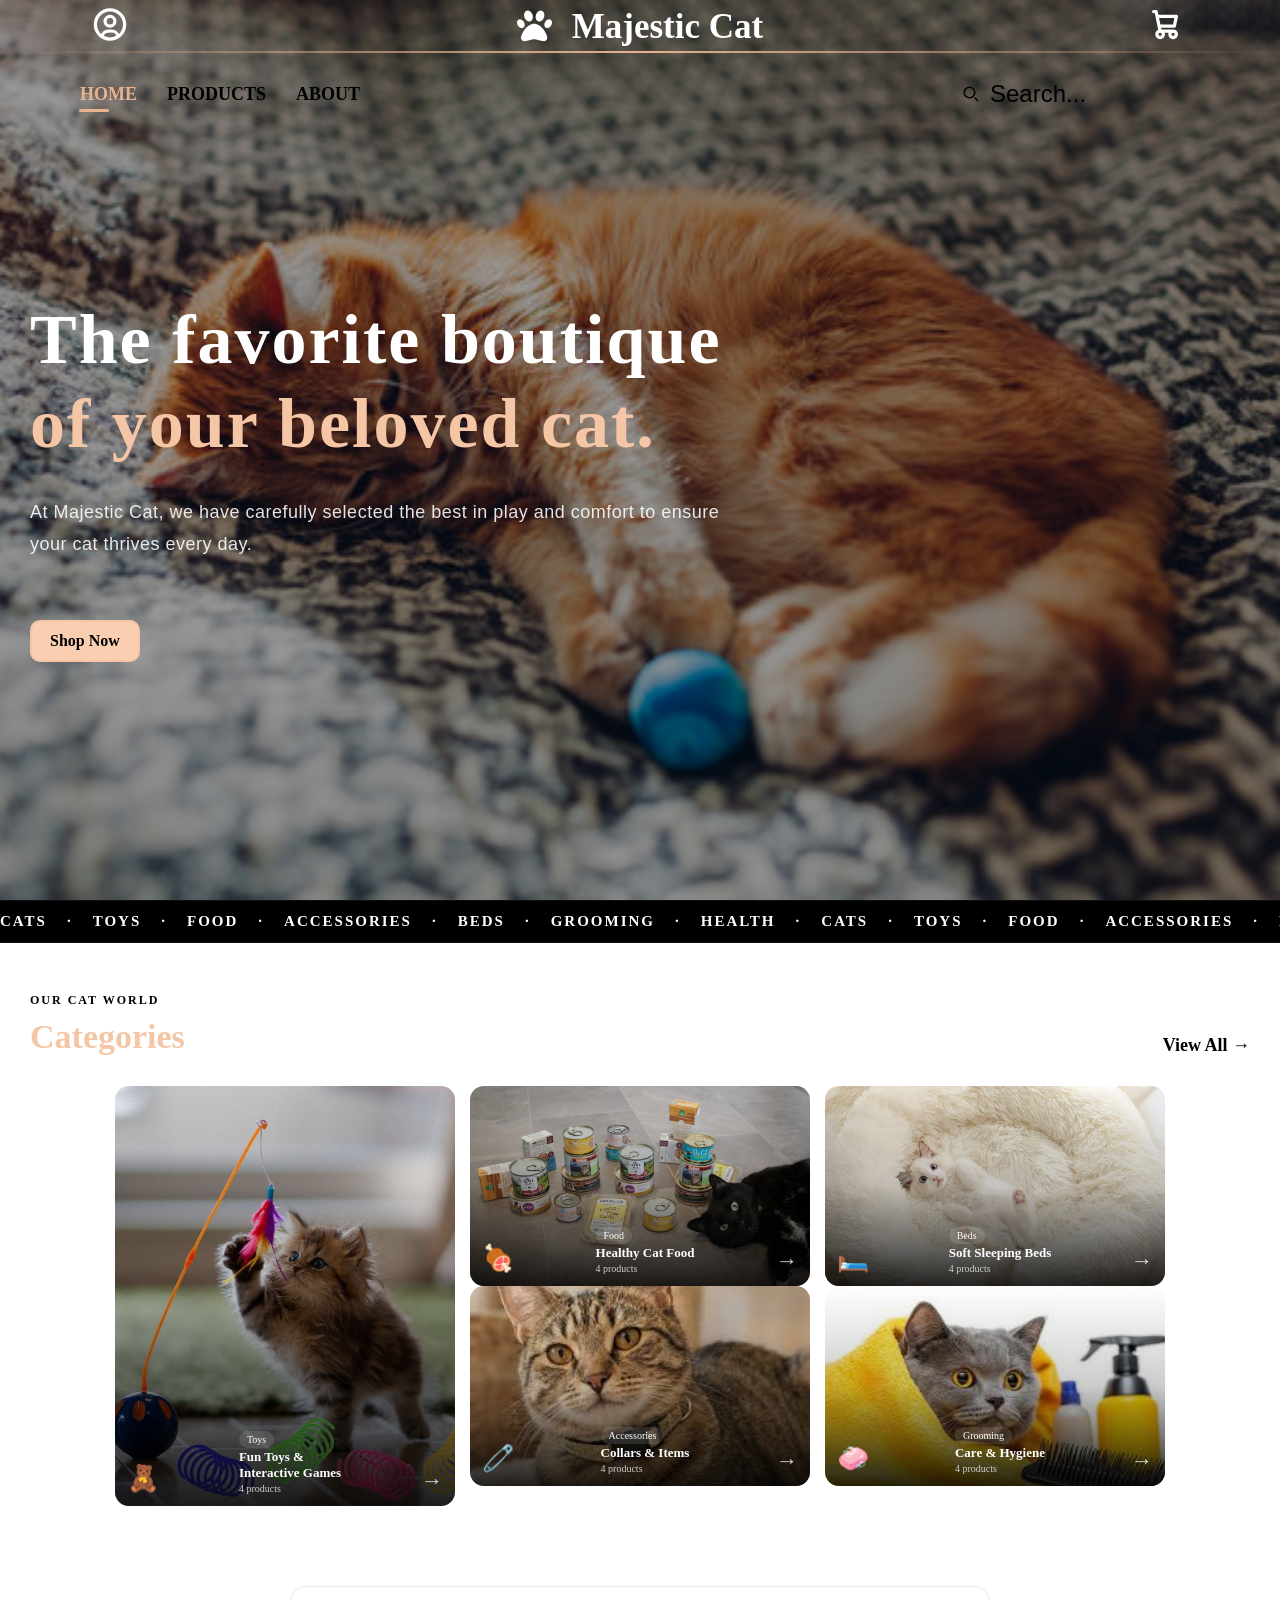
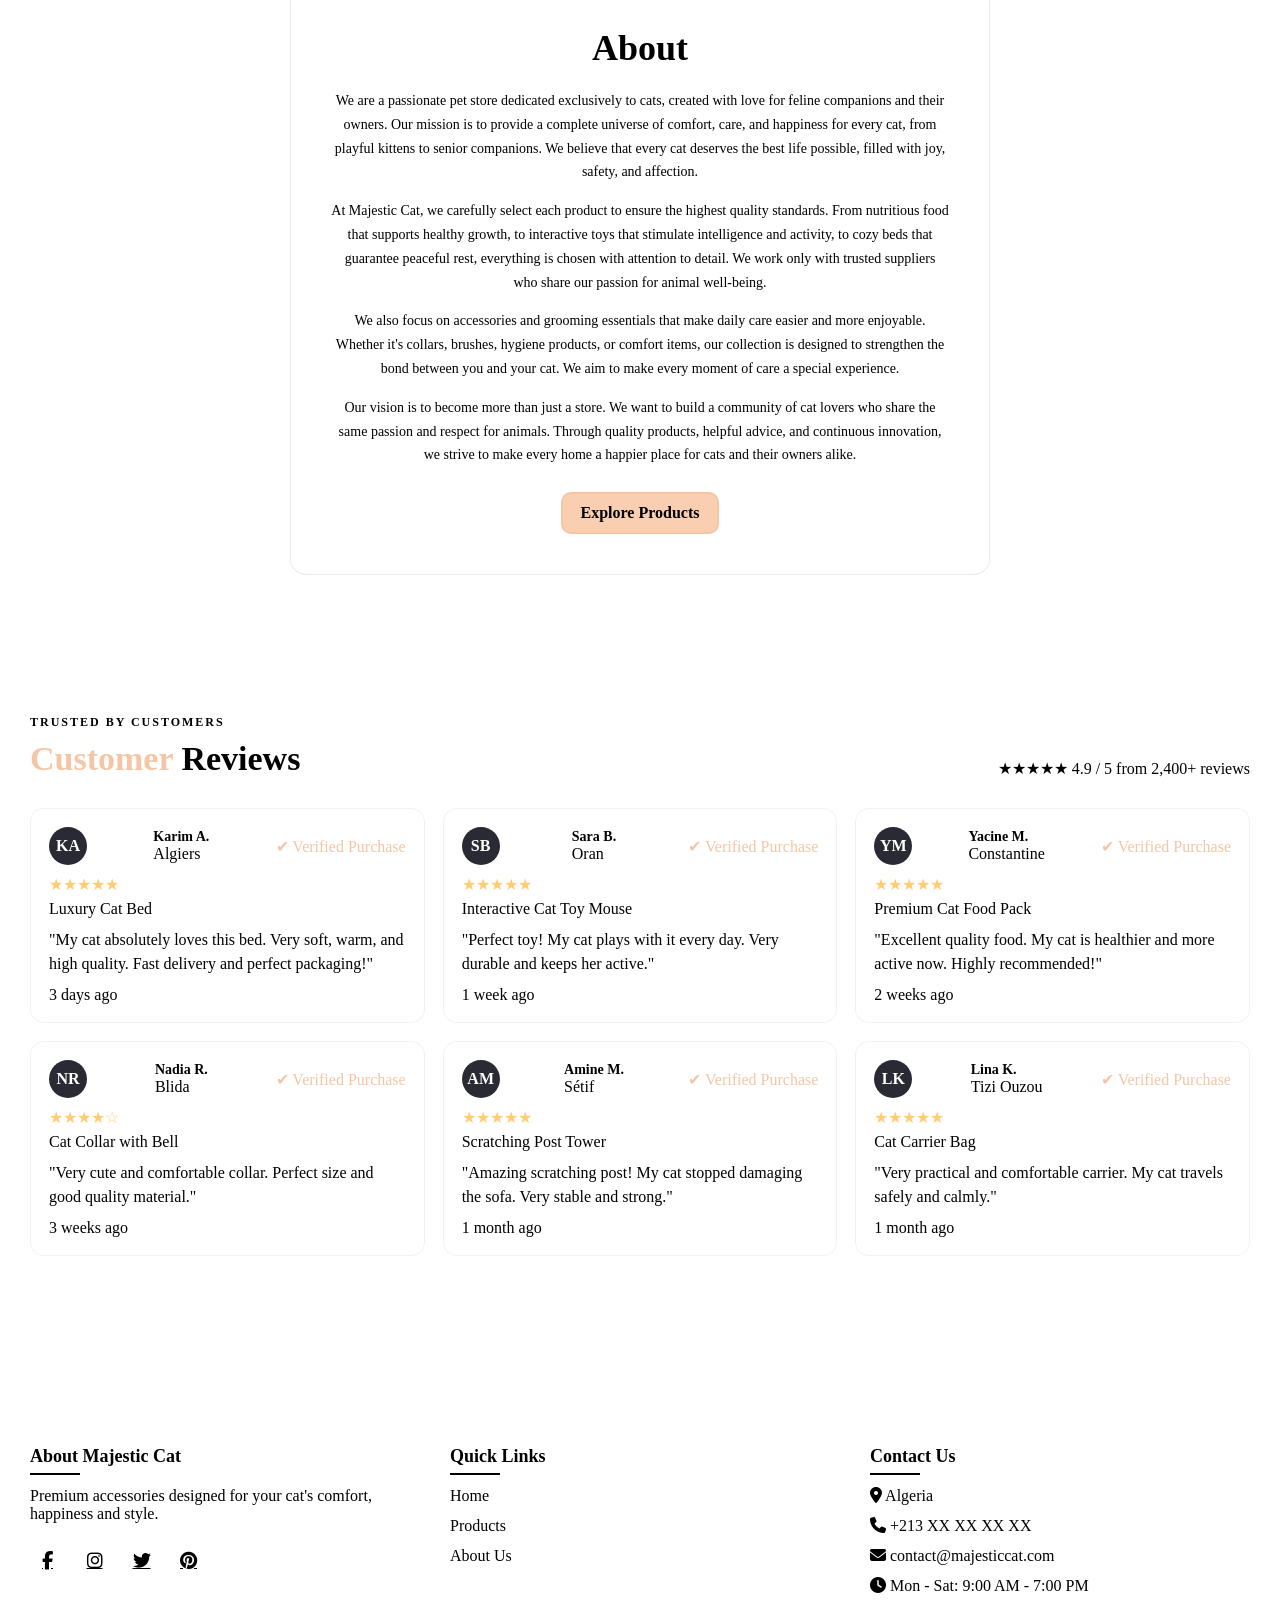
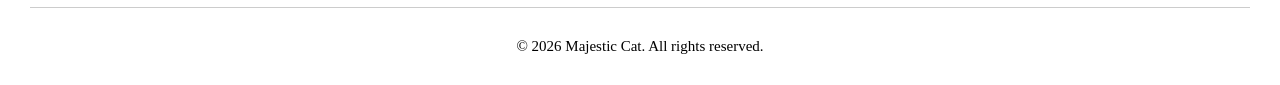
<file: index.html>
<!DOCTYPE html>
<html lang="fr">
<head>
  <meta charset="UTF-8">
  <meta name="viewport" content="width=device-width,initial-scale=1">
  <link rel="stylesheet" href="https://cdnjs.cloudflare.com/ajax/libs/font-awesome/6.7.2/css/all.min.css">
  <link href="https://fonts.googleapis.com/css2?family=Playfair&family=Poppins&display=swap" rel="stylesheet">
  <title>Majestic Cat</title>
  <link rel="stylesheet" href="css/index.css"/>
  <link rel="stylesheet" href="https://cdnjs.cloudflare.com/ajax/libs/font-awesome/6.5.0/css/all.min.css">
</head>
<body>
<header>
<div class="icons-bar">
<div class="menu-toggle">
    <i class="fa-solid fa-bars"></i>
</div>
    <div class="left-icon">
        <a href="html/login&register.html"/>
       <svg class="w-6 h-6 text-gray-800 dark:text-white" aria-hidden="true" xmlns="http://www.w3.org/2000/svg" width="24" height="24" fill="none" viewBox="0 0 24 24">
  <path stroke="currentColor" stroke-linecap="round" stroke-linejoin="round" stroke-width="2" d="M12 21a9 9 0 1 0 0-18 9 9 0 0 0 0 18Zm0 0a8.949 8.949 0 0 0 4.951-1.488A3.987 3.987 0 0 0 13 16h-2a3.987 3.987 0 0 0-3.951 3.512A8.948 8.948 0 0 0 12 21Zm3-11a3 3 0 1 1-6 0 3 3 0 0 1 6 0Z"/>
</svg>
        </a>
    </div>

     <a href="index.html" class="logo"> 
    <i class="fa-solid fa-paw"></i>
     Majestic Cat
    </a>
    <div class="right-icon">
         <a href="html/cart.html"class="cart">
    <svg class="w-6 h-6 text-gray-800 dark:text-white" aria-hidden="true" xmlns="http://www.w3.org/2000/svg" width="24" height="24" fill="none" viewBox="0 0 24 24">
  <path stroke="currentColor" stroke-linecap="round" stroke-linejoin="round" stroke-width="2" d="M5 4h1.5L9 16m0 0h8m-8 0a2 2 0 1 0 0 4 2 2 0 0 0 0-4Zm8 0a2 2 0 1 0 0 4 2 2 0 0 0 0-4Zm-8.5-3h9.25L19 7H7.312"/>
</svg>
<span class="cart-count">0</span>
        </a>
    </div>

</div>
<div>
    <nav>
        <ul>
            <li><a class="active" href="index.html">HOME</a></li>
            <li><a href="html/products.html">PRODUCTS</a></li>
            <li><a href="#about">ABOUT</a></li>
        </ul>
<div class="search-box">
    <svg class="search-icon" aria-hidden="true"
         xmlns="http://www.w3.org/2000/svg"
         fill="none"
         viewBox="0 0 24 24">
        <path stroke="currentColor"
              stroke-linecap="round"
              stroke-width="2"
              d="m21 21-3.5-3.5M17 10a7 7 0 1 1-14 0 7 7 0 0 1 14 0Z"/>
    </svg>

    <input type="text" placeholder="Search...">
</div>
    </nav>
</div>
</header>

   <section class="hero">
  <div class="img"></div>
  <div class="container">
    <div class="hero-content">
      <h1 class="hero-title">
        The favorite boutique  <br>
        <span>  of your beloved cat. </span>
      </h1>
      <p class="hero-text">
        At Majestic Cat, we have carefully selected the best in play and comfort to ensure your cat thrives every day.
      </p>
      <div class="hero-buttons">
        <a href="html/products.html" class="btn btn-primary">Shop Now</a>
      </div>
    </div>
  </div>
</section>
  <!-- ══════════ MARQUES DÉFILANTES ══════════ -->
<div class="ticker-wrap">
  <div class="ticker">
    <span>CATS</span><span>·</span>
    <span>TOYS</span><span>·</span>
    <span>FOOD</span><span>·</span>
    <span>ACCESSORIES</span><span>·</span>
    <span>BEDS</span><span>·</span>
    <span>GROOMING</span><span>·</span>
    <span>HEALTH</span><span>·</span>
    <span>CATS</span><span>·</span>
    <span>TOYS</span><span>·</span>
    <span>FOOD</span><span>·</span>
    <span>ACCESSORIES</span><span>·</span>
    <span>BEDS</span><span>·</span>
    <span>GROOMING</span><span>·</span>
    <span>HEALTH</span><span>·</span>
  </div>
</div>

<!-- ══════════ CATÉGORIES ══════════ -->
<section class="categories" id="categories">
  <div class="container">

    <div class="section-header">
      <div>
        <p class="section-eyebrow">Our Cat World</p>
        <h2 class="section-title">Categories</h2>
      </div>
      <a href="html/products.html " class="link-all">View All →</a>
    </div>

    <div class="cat-grid">

      <!-- BIG CARD -->
      <a href="html/products.html?cat=Fun Toys Interactive Games " class="cat-big">
        <img src="image/cat1.jpg" class="cat-img-photo">

        <div class="cat-glow"></div>

        <div class="cat-content">
          <span class="cat-emoji">🧸</span>
          <div>
            <span class="cat-chip">Toys</span>
            <h3 class="cat-title">Fun Toys &amp;<br>Interactive Games</h3>
            <p class="cat-count">4 products</p>
          </div>
          <div class="cat-arrow">→</div>
        </div>
      </a>

      <div class="cat-col">

        <div class="cat-row">

          <!-- FOOD -->
          <a href="html/produits.html?cat=food" class="cat-small">
            <img src="image/cat2.jpg" class="cat-img-photo">

            <div class="cat-glow"></div>

            <div class="cat-content">
              <span class="cat-emoji">🍖</span>
              <div>
                <span class="cat-chip">Food</span>
                <h3 class="cat-title">Healthy Cat Food</h3>
                <p class="cat-count">4 products</p>
              </div>
              <div class="cat-arrow">→</div>
            </div>
          </a>

        </div>

        <div class="cat-row">

          <!-- ACCESSORIES -->
          <a href="html/produits.html?cat=accessories" class="cat-small">
            <img src="image/cat3.jpg" class="cat-img-photo">

            <div class="cat-glow"></div>

            <div class="cat-content">
              <span class="cat-emoji">🧷</span>
              <div>
                <span class="cat-chip">Accessories</span>
                <h3 class="cat-title">Collars &amp; Items</h3>
                <p class="cat-count">4 products</p>
              </div>
              <div class="cat-arrow">→</div>
            </div>
          </a>

        </div>

      </div>

      <!-- SECOND COLUMN -->
      <div class="cat-col">

        <!-- BEDS -->
        <a href="html/produits.html?cat=beds" class="cat-small">
          <img src="image/cat4.jpg" class="cat-img-photo">

          <div class="cat-glow"></div>

          <div class="cat-content">
            <span class="cat-emoji">🛏️</span>
            <div>
              <span class="cat-chip">Beds</span>
              <h3 class="cat-title">Soft Sleeping Beds</h3>
              <p class="cat-count">4 products</p>
            </div>
            <div class="cat-arrow">→</div>
          </div>
        </a>

        <!-- GROOMING -->
        <a href="html/produits.html?cat=grooming" class="cat-small">
          <img src="image/cat5.jpg" class="cat-img-photo">

          <div class="cat-glow"></div>

          <div class="cat-content">
            <span class="cat-emoji">🧼</span>
            <div>
              <span class="cat-chip">Grooming</span>
              <h3 class="cat-title">Care & Hygiene</h3>
              <p class="cat-count">4 products</p>
            </div>
            <div class="cat-arrow">→</div>
          </div>
        </a>

      </div>

    </div>
  </div>
<!-- ══════════ ABOUT US ══════════ -->
<section class="about" id="about">
  <div class="container about-inner">

    <div class="about-content">

      <h2 class="about-title">About</h2>

      <p class="about-text">
We are a passionate pet store dedicated exclusively to cats, created with love for feline companions and their owners. Our mission is to provide a complete universe of comfort, care, and happiness for every cat, from playful kittens to senior companions. We believe that every cat deserves the best life possible, filled with joy, safety, and affection.
</p>

<p class="about-text">
At Majestic Cat, we carefully select each product to ensure the highest quality standards. From nutritious food that supports healthy growth, to interactive toys that stimulate intelligence and activity, to cozy beds that guarantee peaceful rest, everything is chosen with attention to detail. We work only with trusted suppliers who share our passion for animal well-being.
</p>

<p class="about-text">
We also focus on accessories and grooming essentials that make daily care easier and more enjoyable. Whether it's collars, brushes, hygiene products, or comfort items, our collection is designed to strengthen the bond between you and your cat. We aim to make every moment of care a special experience.
</p>

<p class="about-text">
Our vision is to become more than just a store. We want to build a community of cat lovers who share the same passion and respect for animals. Through quality products, helpful advice, and continuous innovation, we strive to make every home a happier place for cats and their owners alike.
</p>
      <a href="html/product.html" class="btn-primary">
        Explore Products
      </a>

    </div>

  </div>
</section>
<!-- ══════════ REVIEWS SECTION ══════════ -->
<section class="avis-section">

  <div class="container">

    <div class="section-header">
      <div>
        <p class="section-eyebrow">Trusted by customers</p>
        <h2 class="section-title">Customer <em>Reviews</em></h2>
      </div>

      <div class="avis-stars-global">
        <span class="stars">★★★★★</span>
        <span class="note">4.9 / 5</span>
        <span class="nb-avis">from 2,400+ reviews</span>
      </div>
    </div>

    <div class="avis-grid">
 <!-- CARD 1 -->
  <div class="avis-card">
    <div class="avis-header">
      <div class="avis-avatar">KA</div>
      <div>
        <p class="avis-nom">Karim A.</p>
        <p class="avis-ville">Algiers</p>
      </div>
      <span class="avis-badge">✔ Verified Purchase</span>
    </div>

    <div class="avis-stars">★★★★★</div>
    <p class="avis-produit">Luxury Cat Bed</p>

    <p class="avis-texte">
      "My cat absolutely loves this bed. Very soft, warm, and high quality.
      Fast delivery and perfect packaging!"
    </p>

    <p class="avis-date">3 days ago</p>
  </div>

  <!-- CARD 2 -->
  <div class="avis-card">
    <div class="avis-header">
      <div class="avis-avatar">SB</div>
      <div>
        <p class="avis-nom">Sara B.</p>
        <p class="avis-ville">Oran</p>
      </div>
      <span class="avis-badge">✔ Verified Purchase</span>
    </div>

    <div class="avis-stars">★★★★★</div>
    <p class="avis-produit">Interactive Cat Toy Mouse</p>

    <p class="avis-texte">
      "Perfect toy! My cat plays with it every day.
      Very durable and keeps her active."
    </p>

    <p class="avis-date">1 week ago</p>
  </div>

  <!-- CARD 3 -->
  <div class="avis-card">
    <div class="avis-header">
      <div class="avis-avatar">YM</div>
      <div>
        <p class="avis-nom">Yacine M.</p>
        <p class="avis-ville">Constantine</p>
      </div>
      <span class="avis-badge">✔ Verified Purchase</span>
    </div>

    <div class="avis-stars">★★★★★</div>
    <p class="avis-produit">Premium Cat Food Pack</p>

    <p class="avis-texte">
      "Excellent quality food. My cat is healthier and more active now.
      Highly recommended!"
    </p>

    <p class="avis-date">2 weeks ago</p>
  </div>

  <!-- CARD 4 -->
  <div class="avis-card">
    <div class="avis-header">
      <div class="avis-avatar">NR</div>
      <div>
        <p class="avis-nom">Nadia R.</p>
        <p class="avis-ville">Blida</p>
      </div>
      <span class="avis-badge">✔ Verified Purchase</span>
    </div>

    <div class="avis-stars">★★★★☆</div>
    <p class="avis-produit">Cat Collar with Bell</p>

    <p class="avis-texte">
      "Very cute and comfortable collar.
      Perfect size and good quality material."
    </p>

    <p class="avis-date">3 weeks ago</p>
  </div>

  <!-- CARD 5 -->
  <div class="avis-card">
    <div class="avis-header">
      <div class="avis-avatar">AM</div>
      <div>
        <p class="avis-nom">Amine M.</p>
        <p class="avis-ville">Sétif</p>
      </div>
      <span class="avis-badge">✔ Verified Purchase</span>
    </div>

    <div class="avis-stars">★★★★★</div>
    <p class="avis-produit">Scratching Post Tower</p>

    <p class="avis-texte">
      "Amazing scratching post! My cat stopped damaging the sofa.
      Very stable and strong."
    </p>

    <p class="avis-date">1 month ago</p>
  </div>

  <!-- CARD 6 -->
  <div class="avis-card">
    <div class="avis-header">
      <div class="avis-avatar">LK</div>
      <div>
        <p class="avis-nom">Lina K.</p>
        <p class="avis-ville">Tizi Ouzou</p>
      </div>
      <span class="avis-badge">✔ Verified Purchase</span>
    </div>

    <div class="avis-stars">★★★★★</div>
    <p class="avis-produit">Cat Carrier Bag</p>

    <p class="avis-texte">
      "Very practical and comfortable carrier.
      My cat travels safely and calmly."
    </p>

    <p class="avis-date">1 month ago</p>
  </div>

</div>
</section>
</section>
</section>

 <footer>
<div class="container">
  <div class="footer-content">

    <div class="footer-column">
      <h3>About Majestic Cat</h3>

      <p style="margin-bottom:20px;">
        Premium accessories designed for your cat's comfort, happiness and style.
      </p>

      <div class="social-links">
        <a href="#"><i class="fab fa-facebook-f"></i></a>
        <a href="#"><i class="fab fa-instagram"></i></a>
        <a href="#"><i class="fab fa-twitter"></i></a>
        <a href="#"><i class="fab fa-pinterest"></i></a>
      </div>
    </div>

    <div class="footer-column">
      <h3>Quick Links</h3>

      <ul class="footer-links">
        <li><a href="index.html">Home</a></li>
        <li><a href="html/product.html">Products</a></li>
        <li><a href="html/about.html">About Us</a></li>
      </ul>
    </div>

    <div class="footer-column">
      <h3>Contact Us</h3>

      <ul class="footer-links">
        <li><i class="fas fa-map-marker-alt"></i> Algeria</li>
        <li><i class="fas fa-phone"></i> +213 XX XX XX XX</li>
        <li><i class="fas fa-envelope"></i> contact@majesticcat.com</li>
        <li><i class="fas fa-clock"></i> Mon - Sat: 9:00 AM - 7:00 PM</li>
      </ul>
    </div>

  </div>

  <div class="copyright">
    © 2026 Majestic Cat. All rights reserved.
  </div>
</div>
</footer>
<script src="js/index.js"></script>
</file>
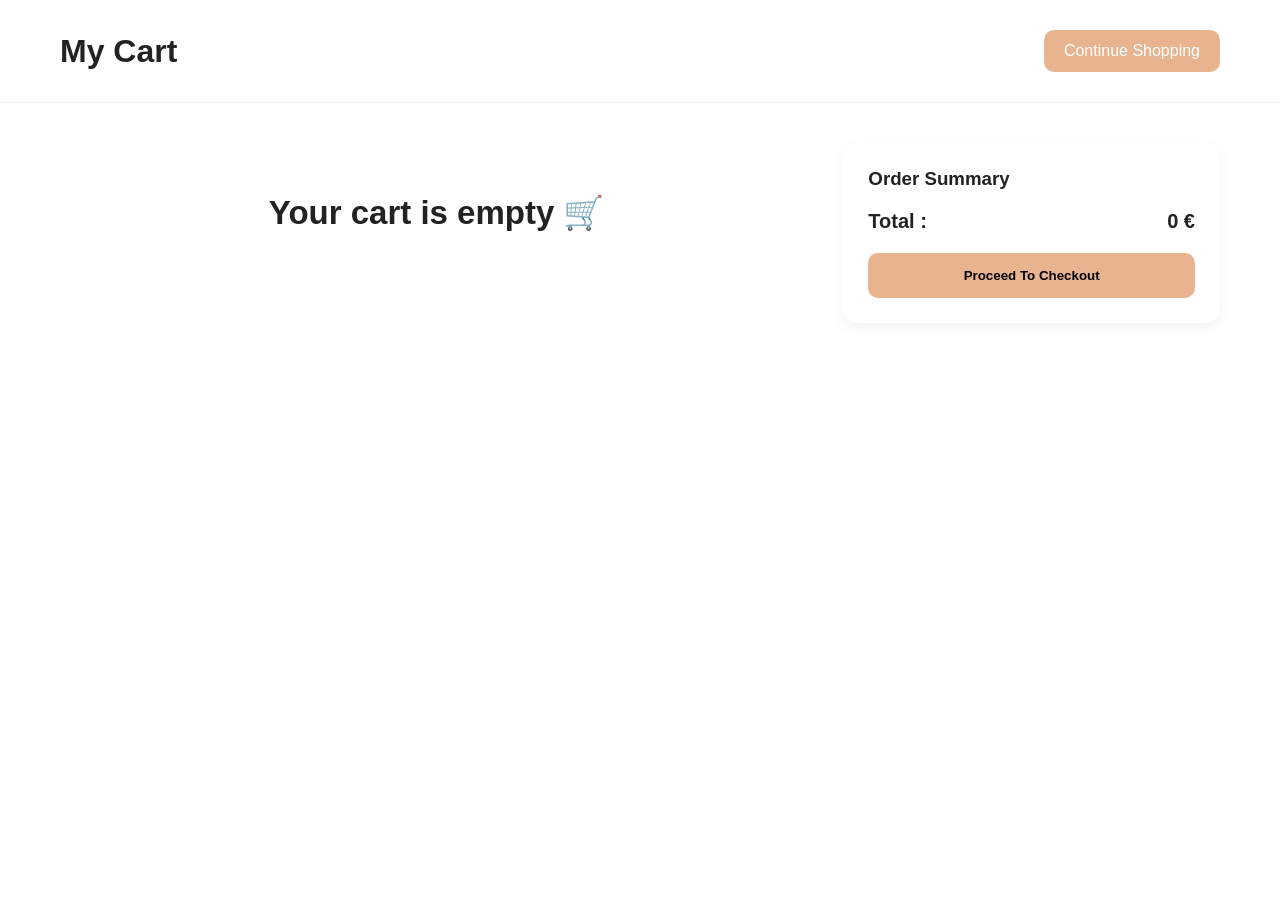
<file: html/cart.html>
<!DOCTYPE html>
<html lang="en">
<head>
<meta charset="UTF-8">
<meta name="viewport" content="width=device-width, initial-scale=1.0">
<title>Shopping Cart</title>

<link rel="stylesheet" href="../css/cart.css">

<link rel="stylesheet"
href="https://cdnjs.cloudflare.com/ajax/libs/font-awesome/6.5.0/css/all.min.css">
</head>

<body>

<header class="cart-header">
  <h1>My Cart</h1>
  <a href="products.html" class="back-btn">
    Continue Shopping
  </a>
</header>

<section class="cart-section">

  <div id="cartItems"></div>

  <div class="cart-summary">

    <h3>Order Summary</h3>

    <div class="summary-row">
      <span>Total :</span>
      <span id="cartTotal">0 €</span>
    </div>

    <button class="checkout-btn">
      Proceed To Checkout
    </button>

  </div>

</section>

<script src="../js/cart.js"></script>

</body>
</html>
</file>
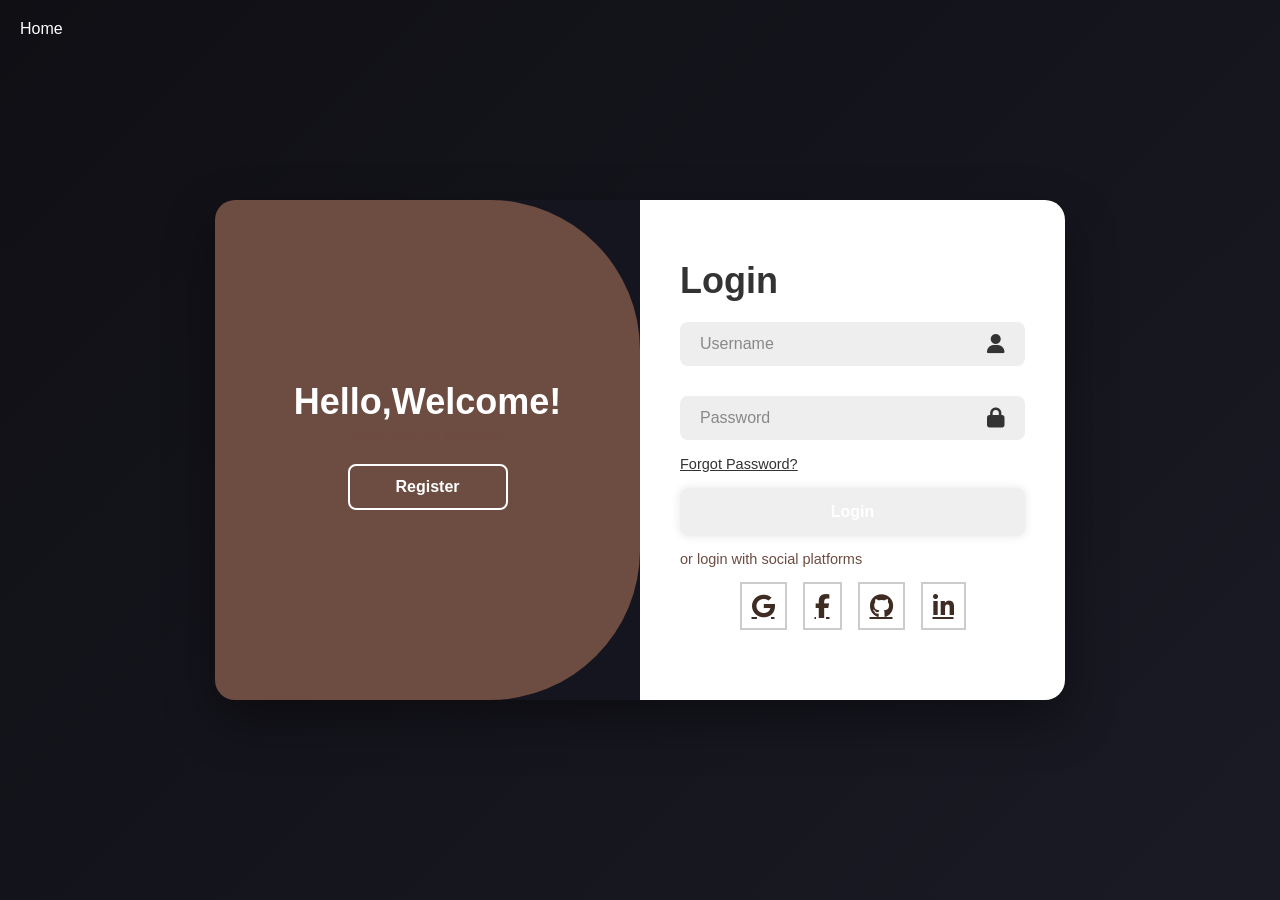
<file: html/login&register.html>
<!DOCTYPE html>
<html lang="en">
<head>
    <meta charset="UTF-8">
    <meta name="viewport" content="width=device-width, initial-scale=1.0">
    <title>Login</title>
    <link rel="stylesheet" href="../css/login.css">
    <link rel="stylesheet" href="https://cdnjs.cloudflare.com/ajax/libs/font-awesome/6.7.2/css/all.min.css">
</head>
<body>
    <header>
</header>
    <a class="nav" href="../index.html">Home</a>
    <div class="container">
    <div class="form-box login">
        <form action="#">
            <h1>Login</h1>
            <div class="input-box">
                <input type="text" placeholder="Username" required>
                <i class="fa-solid fa-user"></i>
            </div>
             <div class="input-box">
                <input type="password" placeholder="Password" required>
                <i class="fa-solid fa-lock"></i>
            </div>
            <div class="forgot-link">
                <a href="#">Forgot Password?</a>
            </div>
            <button type="submit" class="btn">Login</button>
            <p>or login with social platforms</p>
            <div class="social-icons">
                <a href="#"><i class="fa-brands fa-google"></i></a>
                <a href="#"><i class="fa-brands fa-facebook-f"></i></a>
                <a href="#"><i class="fa-brands fa-github"></i></a>
                <a href="#"><i class="fa-brands fa-linkedin-in"></i></a>
            </div>
        </form>
    </div>
    <div class="form-box register">
        <form action="#">
            <h1>Rigistration</h1>
            <div class="input-box">
                <input type="text" placeholder="Username" required>
                <i class="fa-solid fa-user"></i>
            </div>
            <div class="input-box">
                <input type="email" placeholder="Email" required>
                <i class="fa-solid fa-envelope"></i>
            </div>
             <div class="input-box">
                <input type="password" placeholder="Password" required>
                <i class="fa-solid fa-lock"></i>
             </div>
            <button type="submit" class="btn">Register</button>
            <p>or register with social platforms</p>
            <div class="social-icons">
                <a href="#"><i class="fa-brands fa-google"></i></a>
                <a href="#"><i class="fa-brands fa-facebook-f"></i></a>
                <a href="#"><i class="fa-brands fa-github"></i></a>
                <a href="#"><i class="fa-brands fa-linkedin-in"></i></a>
            </div>
        </form>
    </div>
    <div class="toggle-box">
        <div class="toggle-panel toggle-left">
            <h1>Hello,Welcome! </h1>
           <p>Don't have an account?</p>
           <button class="btn register-btn">Register</button>
        </div>
        <div class="toggle-panel toggle-right">
             <h1>Welcome Back! </h1>
           <p>Already have an account?</p>
           <button class="btn login-btn">Login</button>
        </div>
    </div>

    </div>
</body>
<script src="../js/login.js"></script>
</html>
</file>
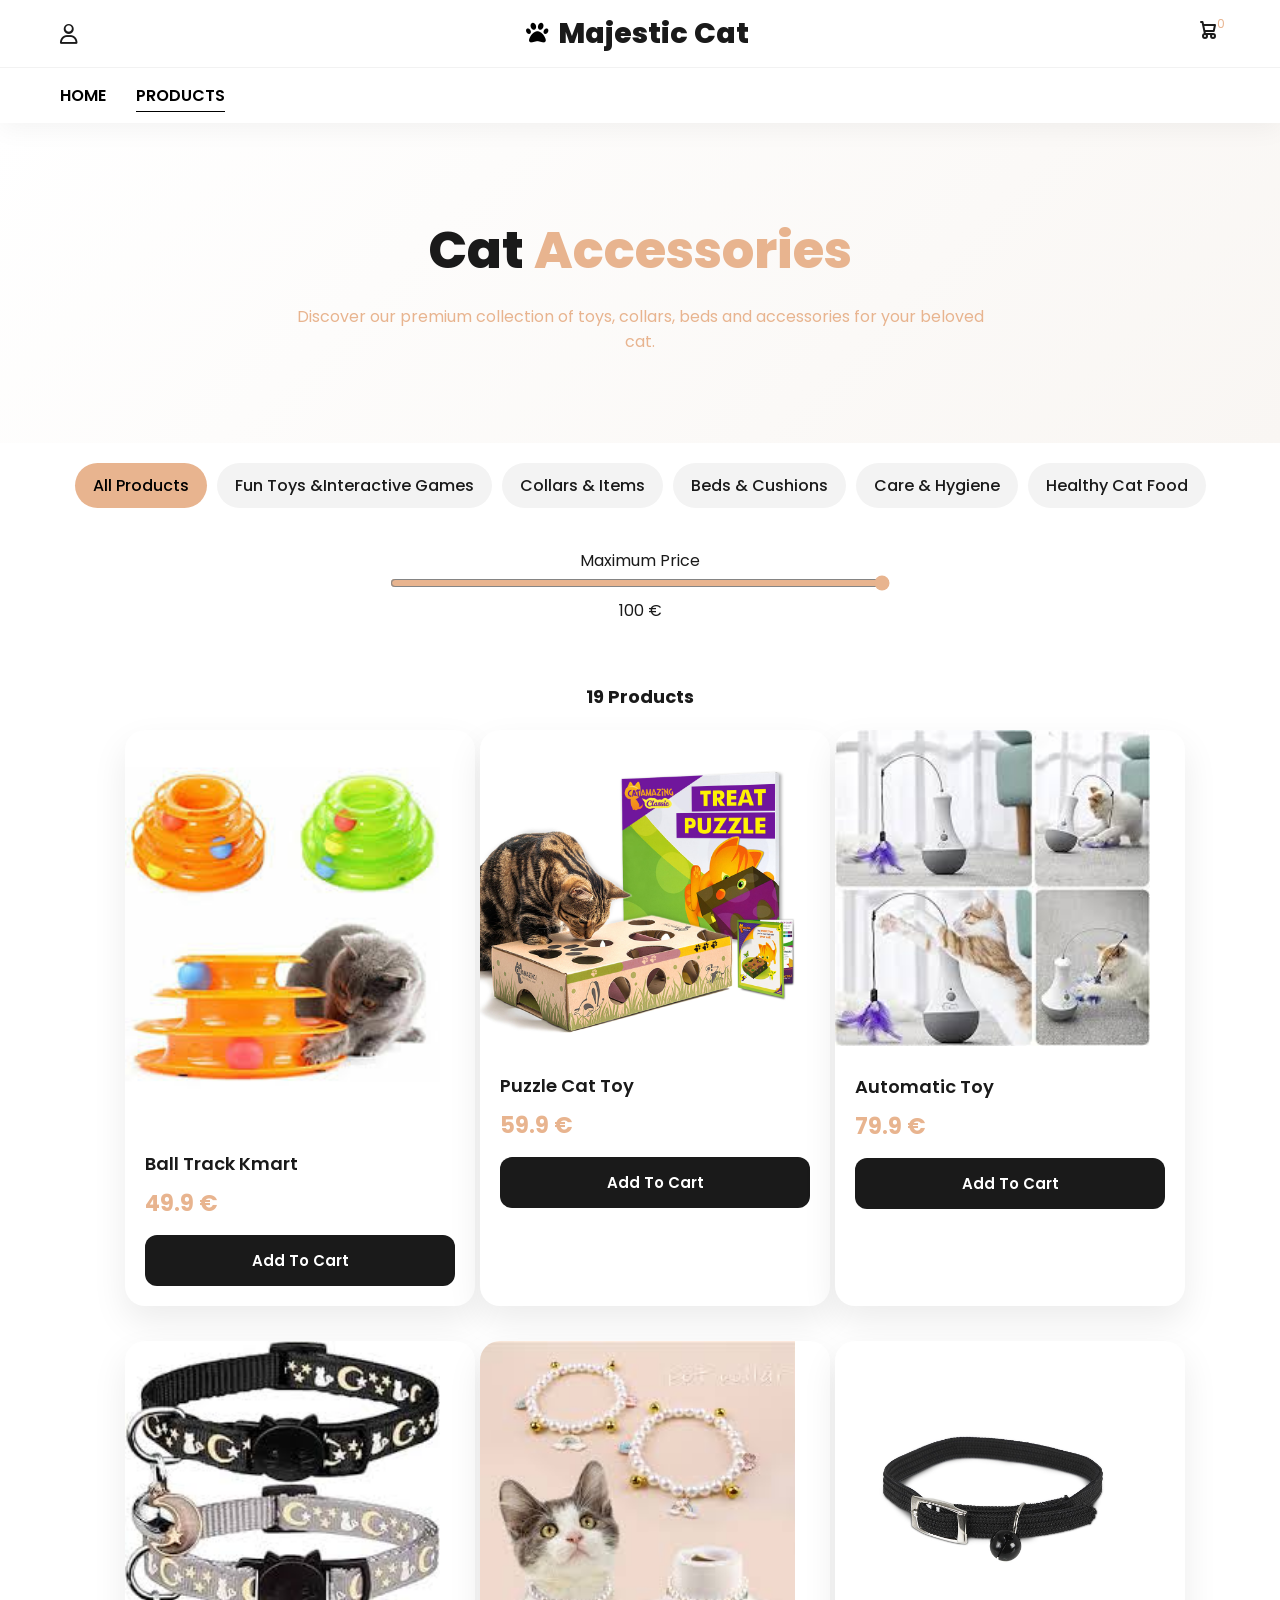
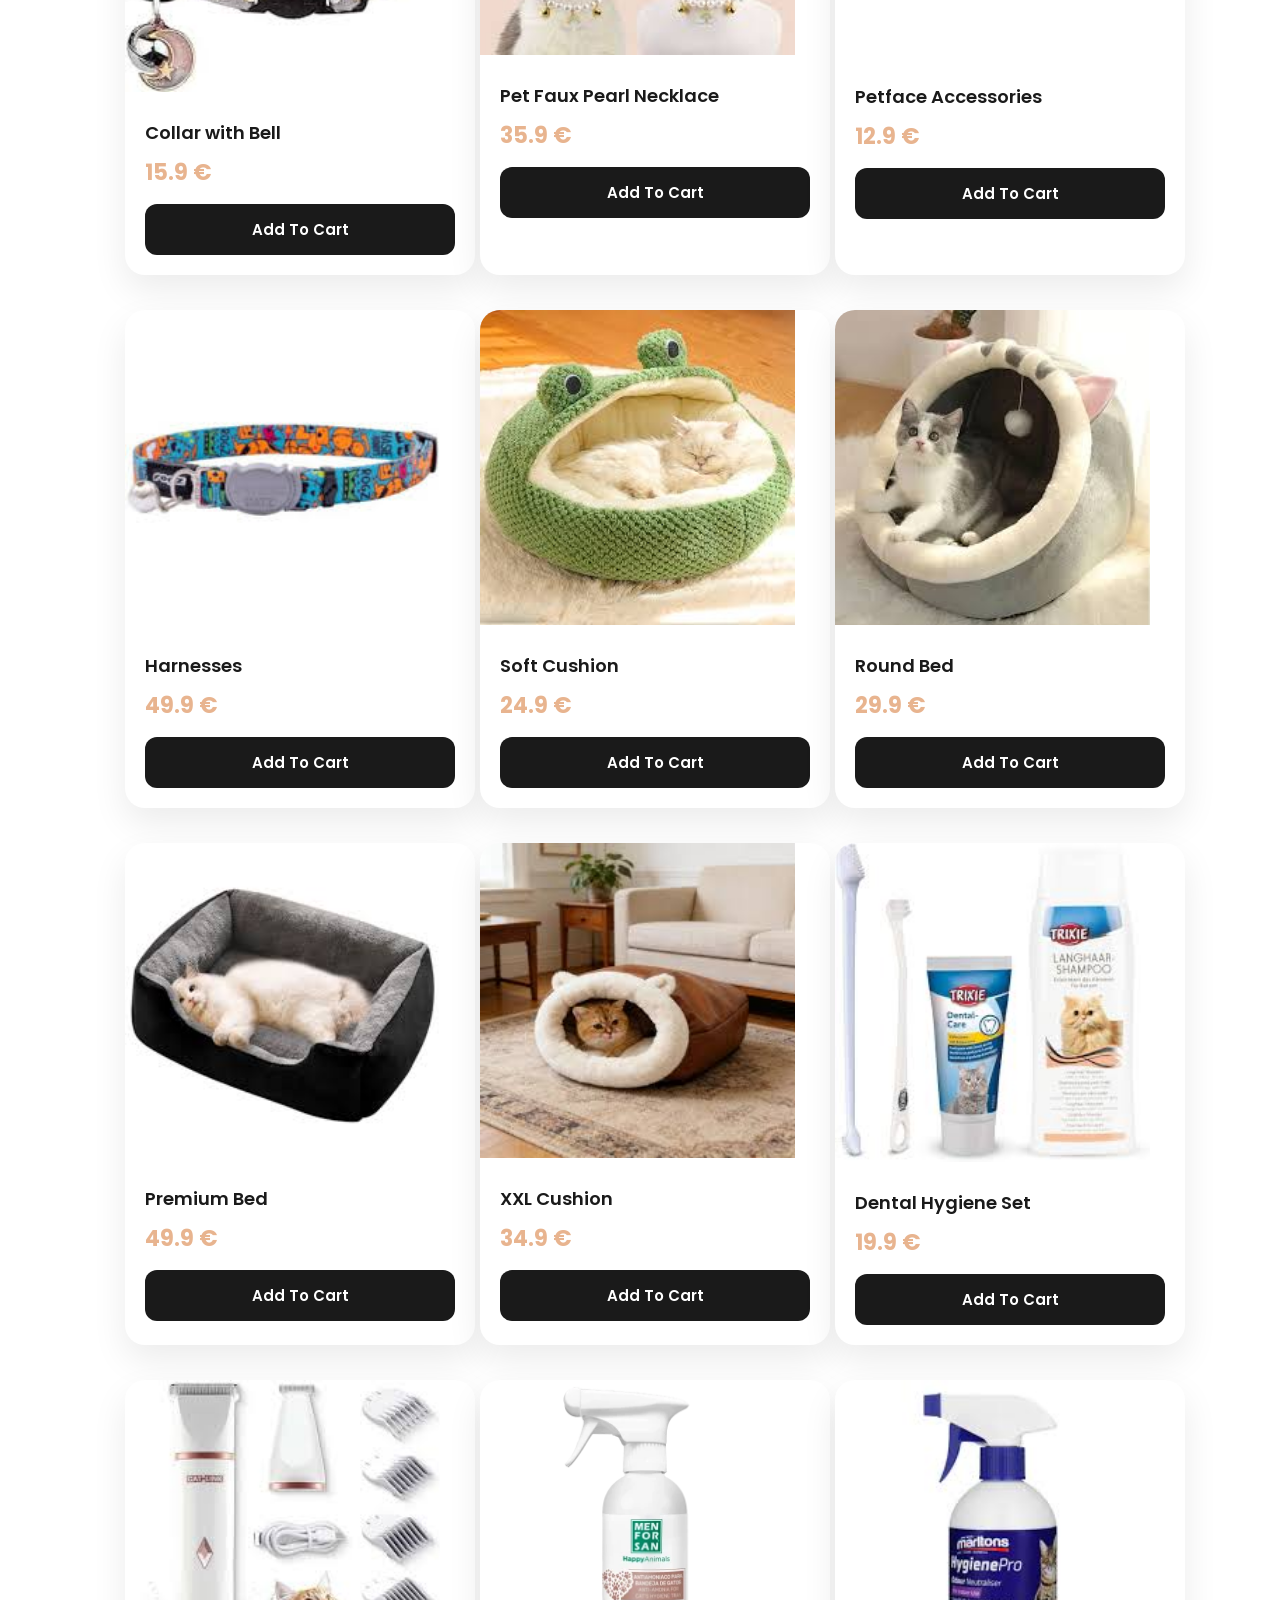
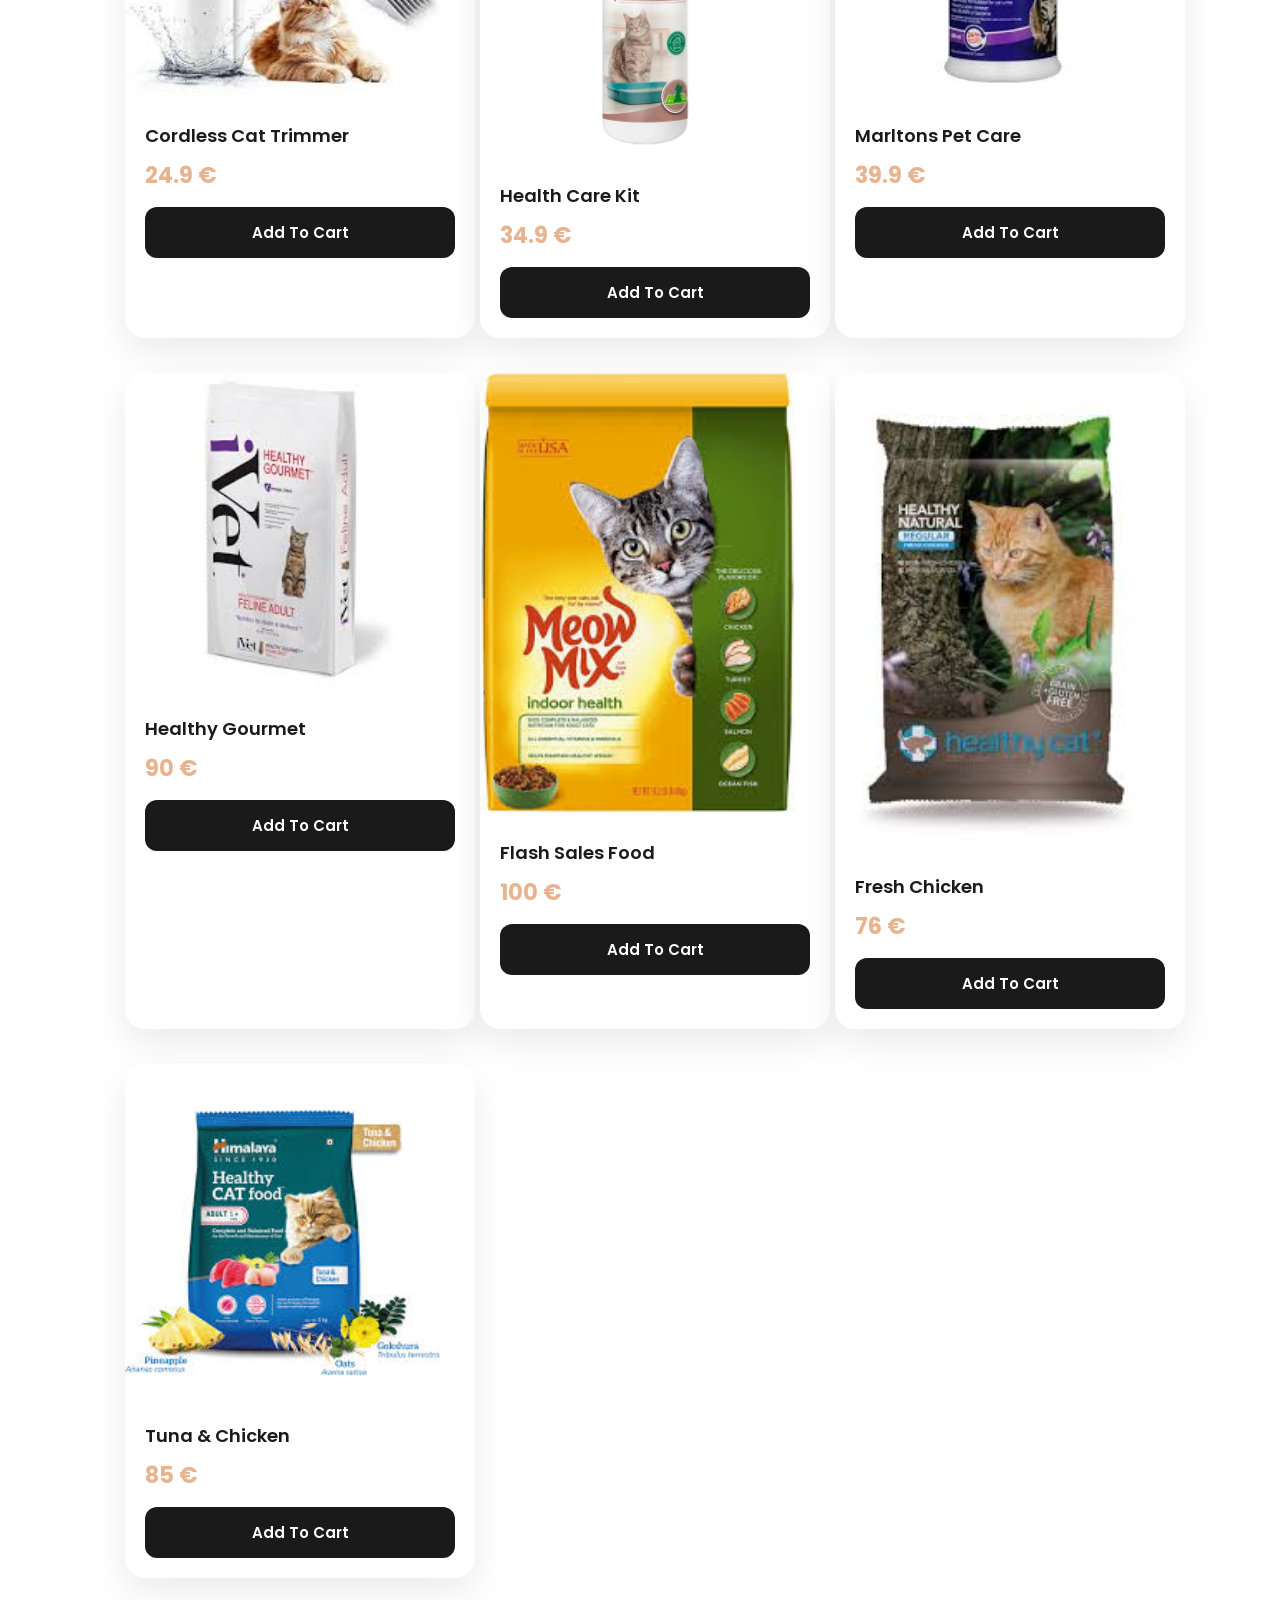
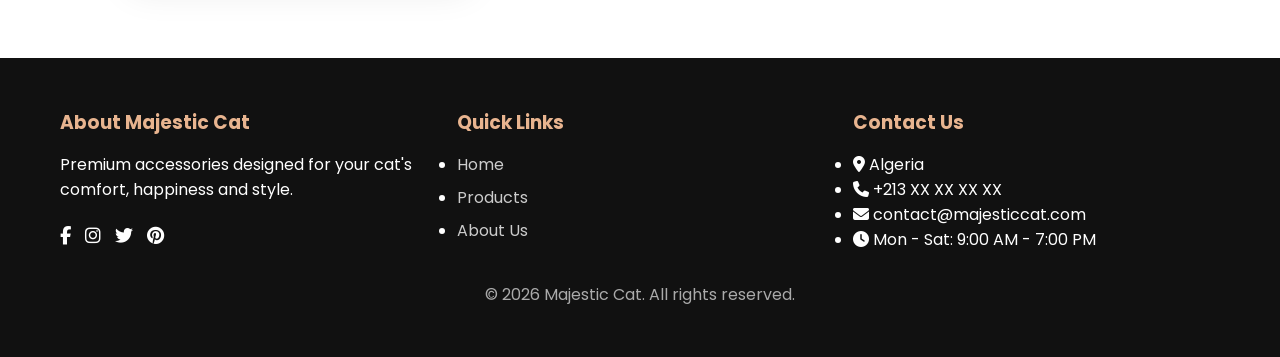
<file: html/products.html>
<!DOCTYPE html>
<html lang="fr">
<head>
  <meta charset="UTF-8"/>
  <meta name="viewport" content="width=device-width, initial-scale=1.0"/>
  <link rel="stylesheet"
href="https://cdnjs.cloudflare.com/ajax/libs/font-awesome/6.5.0/css/all.min.css">
  <title>Majestic Cat  Product</title>
  <link rel="stylesheet" href="../css/product.css">
</head>
<body>
   <header>
<div class="icons-bar">

    <div class="menu-toggle">
        <i class="fa-solid fa-bars"></i>
    </div>

    <div class="left-icon">
        <a href="login&register.html">
            <i class="fa-regular fa-user"></i>
        </a>
    </div>

    <div class="logo">
        <i class="fa-solid fa-paw"></i>
        Majestic Cat
    </div>
<div class="right-icon">
         <a href="cart.html" class="cart">
    <svg class="w-6 h-6 text-gray-800 dark:text-white" aria-hidden="true" xmlns="http://www.w3.org/2000/svg" width="24" height="24" fill="none" viewBox="0 0 24 24">
  <path stroke="currentColor" stroke-linecap="round" stroke-linejoin="round" stroke-width="2" d="M5 4h1.5L9 16m0 0h8m-8 0a2 2 0 1 0 0 4 2 2 0 0 0 0-4Zm8 0a2 2 0 1 0 0 4 2 2 0 0 0 0-4Zm-8.5-3h9.25L19 7H7.312"/>
</svg>
<span class="cart-count">0</span>
        </a>
    </div>
</div>

<nav>
    <ul>
        <li><a href="../index.html">HOME</a></li>
        <li><a href="products.html" class="active">PRODUCTS</a></li>
    </ul>
</nav>

</header>
<div class="page-header">
  <div class="img"></div>
  <div class="ph-mesh"></div>
  <div class="ph-grid"></div>

  <div class="ph-content">
    <h1 class="ph-title">Cat <em>Accessories</em></h1>
    <p class="ph-sub">
      Discover our premium collection of toys, collars, beds and accessories for your beloved cat.
    </p>
  </div>
</div>

<!-- ⭐ CATEGORY CHIPS هنا -->
<div class="category-chips">
 <label class="pill">
  <input type="radio" name="cat" value="all" checked>
  <span>All Products</span>
</label>
<label class="pill">
  <input type="radio" name="cat" value="Fun Toys Interactive Games">
  <span>Fun Toys &amp;Interactive Games</span>
</label>

<label class="pill">
  <input type="radio" name="cat" value="Collars Items">
  <span>Collars &amp; Items</span>
</label>

<label class="pill">
  <input type="radio" name="cat" value="Beds & Cushions">
  <span>Beds & Cushions</span>
</label>

<label class="pill">
  <input type="radio" name="cat" value="Care & Hygiene">
  <span>Care & Hygiene</span>
</label>

<label class="pill">
  <input type="radio" name="cat" value="Healthy Cat Food">
  <span>Healthy Cat Food</span>
</label>

</div>
</div>
<div class="price-filter">

  <label>Maximum Price</label>

  <input
    type="range"
    id="priceRange"
    min="0"
    max="100"
    value="100"
  >

  <span id="priceValue">100 €</span>

</div>
<section class="products-section">

  <div class="products-layout">
    <main class="products-main">

      <div class="toolbar">
        <span id="resultCount">20 Product</span>
      </div>

      <div class="products-grid" id="productsGrid">
      </div>

    </main>

  </div>

</section> 

  <footer>
<div class="container">
  <div class="footer-content">

    <div class="footer-column">
      <h3>About Majestic Cat</h3>

      <p style="margin-bottom:20px;">
        Premium accessories designed for your cat's comfort, happiness and style.
      </p>

      <div class="social-links">
        <a href="#"><i class="fab fa-facebook-f"></i></a>
        <a href="#"><i class="fab fa-instagram"></i></a>
        <a href="#"><i class="fab fa-twitter"></i></a>
        <a href="#"><i class="fab fa-pinterest"></i></a>
      </div>
    </div>

    <div class="footer-column">
      <h3>Quick Links</h3>

      <ul class="footer-links">
        <li><a href="../index.html">Home</a></li>
        <li><a href="products.html">Products</a></li>
        <li><a href="../about.html">About Us</a></li>
      </ul>
    </div>

    <div class="footer-column">
      <h3>Contact Us</h3>

      <ul class="footer-links">
        <li><i class="fas fa-map-marker-alt"></i> Algeria</li>
        <li><i class="fas fa-phone"></i> +213 XX XX XX XX</li>
        <li><i class="fas fa-envelope"></i> contact@majesticcat.com</li>
        <li><i class="fas fa-clock"></i> Mon - Sat: 9:00 AM - 7:00 PM</li>
      </ul>
    </div>

  </div>

  <div class="copyright">
    © 2026 Majestic Cat. All rights reserved.
  </div>
</div>
</footer>

  <div class="toast" id="toast"></div>
  <script src="../js/products.js"></script>
</body>
</html>
</file>
<file: css/index.css>
@import url('https://fonts.googleapis.com/css2?family=Inter:wght@300;400;500;600;700;800&display=swap');
*{
    margin:0;
    padding:0;
    box-sizing:border-box;
}
 body {
  margin: 0;
  padding: 0;
  height: 100%;
  overflow-x: hidden;
}
header {
  position:absolute;
  top: 0;
  left: 0;
  width: 100%;
  z-index: 1000;
}
.logo{
    display:flex;
    align-items:center;
    gap:20px;
    justify-self:center;
    font-size:35px;
    font-weight:700;
  color: white; 
  cursor: pointer;
  text-decoration: none;  
}
.logo:hover{
    transform: scale(1.08);
    color: #e8b48f;
}
.icons-bar {
  height: 55px;
  display: flex;
  justify-content: space-between;
  align-items: center;
  padding: 0 80px;
  box-shadow: 0 4px 10px rgba(0,0,0,0.08);
  position: relative;
  border-bottom: 2px solid transparent;
  overflow: hidden;
}
.icons-bar::after{
  content: "";
  position: absolute;
  bottom: 0;
  left: 0;
  height: 2px;
  width: 100%;

  background: linear-gradient(
    90deg,
    transparent,
    #e8b48f,
    transparent
  );

  transform: scaleX(0);
  transform-origin: left;

  animation: lineMove 1.2s ease forwards;
  animation-delay: 1s;
}
@keyframes lineMove{
  to{
    transform: scaleX(1);
  }
}
.left-icon a{
    transition:all .3s ease;
    display:inline-flex;
    transform:translateX(10px);
}
.left-icon a:hover{
    transform:translateX(-5px) scale(1.08);
    color:#f5c6a5;
}
.right-icon a{
    transition:all .3s ease;
    display:inline-flex;
    transform:translateX(-15px);
}
.right-icon a:hover{
    transform:translateX(-5px) scale(1.08);
    color:#f5c6a5;
}
.left-icon a,
.right-icon a{
    color:white;
    font-size:30px;
    text-decoration:none;
}
.left-icon svg,
.right-icon svg{
    width: 40px;
    height: 39px;
}
.cart{
    position: relative;
    display: inline-block;
}
.cart-count{
    position: absolute;
    top: -6px;
    right: -10px;
    color: #f5c6a5;
    font-size: 18px;
    font-weight: bold;
    width: 36px;
    height: 18px;
    border-radius: 50%;
    display: flex;
    align-items: center;
    justify-content: center;
    opacity: 0;
    visibility: hidden;
     transition: 0.1s ease;
}
.menu-toggle{
    display: none;
    font-size: 35px;
    cursor: pointer;
}

.search-box{
    position: relative;
    width: 250px;
    transition:.4s ease;
}
.search-box input{
    width: 100%;
    padding: 10px 15px 10px 40px; /* space left for icon */
    border: none;
    border-radius: 30px;
    outline: none;
    background:transparent;
     transition:.4s ease;
      font-size: 24px;
      color: black;
}
.search-box input::placeholder{
    color: #000;
}
.search-icon{
    position: absolute;
    left: 12px;
    top: 50%;
    transform: translateY(-50%);
    width: 18px;
    height: 18px;
    color: #000;
    pointer-events: none;
}
.search-box input:focus{
    transform:scale(1.03);
    box-shadow:0 0 20px rgba(243, 203, 175, 0.4);
    color: #000;
}
.search-box:hover{
    transform:translateY(-3px);
}
@media(max-width: 768px){
    nav ul{
        display: none;
        flex-direction: column;
        background: white;
        position: absolute;
        top: 120px;
        left: 0;
        width: 100%;
        padding: 20px;
    }

    nav ul.active{
        display: flex;
    }

    .menu-toggle{
        display: block;
    }
}

nav{
    display:flex;
    justify-content:space-between;
    align-items:center;
    padding:15px 80px;
  opacity: 0;
  transform: translateY(-20px);
  animation: navIn 10s ease forwards;
}
@keyframes navIn{
  to{
    opacity: 1;
    transform: translateY(0);
  }
}
nav ul{
    display:flex;
    gap:30px;
    list-style:none;
}

nav li{
    list-style:none;
}

nav a{
    text-decoration:none;
    color:#000;
    font-weight:600;
    position:relative;
    padding-bottom:8px;
     transition:all .3s ease;
      font-size: 18px; 
  font-weight: 650;
}

/* HOME active */
nav a.active{
    color:#e8b48f;
}
nav a.active::after{
  content:"";
  position:absolute;
  bottom:0;
  left:25%;
  width:30px;   /* 👈 هذا هو طول الخط (قصّرو أو كبرو) */
  height:3px;
  background:#e8b48f;
  transform:translateX(-50%);
  border-radius:10px;
}
    nav a:hover{
    color:#f5c6a5;
    transform:translateY(-3px);
}
nav ul li:not(:first-child) a:hover::before{
    content:"";
    position:absolute;
    left:0;
    bottom:0;
    width:100%;
    height:2px;
    background:#e8b48f;
}
.img {
  position: absolute;
  inset: 0;
  width: 100%;
  height: 100%;
  background-size: cover;
  background-position: center;
  background-repeat: no-repeat;
  z-index: 1;
   opacity: 0;
    transform: scale(1.15);
    transition: all 2s ease;
}

.img::before {
  content: "";
  position: absolute;
  inset: 0;
  background: rgba(0,0,0,0.4);
  z-index: 2;

}
.img.show {
    opacity: 1;
    transform: scale(1);
}

.hero {
  position: relative;
  height: 100vh;
  width: 100%;
  overflow: hidden;
  display: flex;
  align-items: center;
}
.container {
  position: relative;
  z-index: 5;
  width: 100%;
  padding: 0 30px;
}
.hero-content {
  max-width: 800px;
  animation: fadeInUp 1s ease-out;
   color: white;
    animation: fadeUp 1s ease forwards;
     margin-top: 60px;
}
@keyframes fadeInUp {
  from {
    opacity: 0;
    transform: translateY(40px);
  }

  to {
    opacity: 1;
    transform: translateY(0);
  }
}
.hero-title {
   font-size: 70px;  /* تكبير */
  line-height: 1.2;
  margin-bottom: 30px;
  letter-spacing: 2px;
  font-family: 'Playfair Display', serif;
  font-weight: 600;

}

.hero-title span {
  display: inline-block;
  opacity: 0;
  transform: translateY(20px);
  animation: spanFade 1s ease forwards;
  animation-delay: 0.6s;
  color: #f5c6a5;
  line-height: 1,1;
}
@keyframes spanFade {
  to {
    opacity: 1;
    transform: translateY(0);
  }
}
.hero-text {
   margin-top: 20px;
  margin-bottom: 50px;
  font-size: 18px;
  line-height: 1.8;
  max-width: 700px;
  color: rgba(255, 255, 255, 0.88);
  font-family: 'Montserrat', sans-serif;
  font-weight: 300;
  letter-spacing: 0.5px;
}
.hero-buttons {
  display: flex;
  gap: 50px;
  margin-top: 40px;
  align-items: center;
}
.hero-title span {
  display: inline-block;
  opacity: 0;
  transform: translateY(20px);
  animation: spanFade 1s ease forwards;
  animation-delay: 0.6s;
  color: #f5c6a5;
  line-height: 1.1;
}
@keyframes spanFade {
  to {
    opacity: 1;
    transform: translateY(0);
  }
}
.btn-primary{
  background: transparent;
  color: #f5c6a5;
  border: 2px solid #f5c6a5;
  padding: 16px 40px;
  border-radius: 50px;
  font-size: 16px;
  font-weight: 600;

  transition: 0.3s ease;
   opacity: 0;
  transform: translateY(20px);
  animation: btnIn 1s ease forwards;
  animation-delay: 1.2s;
}
@keyframes btnIn{
  to{
    opacity: 1;
    transform: translateY(0);
  }
}
.btn-primary:hover {
  background:#f5c6a5 ;
  transform: translateY(-3px);
}
@media (max-width: 768px) {
    .container {
        padding: 0 25px;
    }

    .hero-title {
        font-size: 42px;
    }

    .hero-text {
        font-size: 16px;
    }

    .btn-primary {
        padding: 12px 25px;
    }
}

.ticker-wrap{
  width:100%;
  overflow:hidden;
  background:black;
  border-top:1px solid rgba(255, 209, 209, 0.06);
  border-bottom:1px solid rgba(255,255,255,0.06);
  padding:12px 0;
}

.ticker{
  display:flex;
  gap:20px;
  white-space:nowrap;
  animation:scroll 20s linear infinite;
}

.ticker span{
  font-size:15px;
  font-weight:650;
  letter-spacing:2px;
  color:#ffffff;
  text-transform:uppercase;
}

@keyframes scroll{
  0%{transform:translateX(0);}
  100%{transform:translateX(-50%);}
}

/* =========================
   CAT SECTION BACKGROUND
========================= */
.categories{
  padding:60px 0;
  background:linear-gradient(180deg,#ffffff);
}

/* =========================
   HEADER
========================= */
.section-header{
  display:flex;
  justify-content:space-between;
  align-items:flex-end;
  margin-bottom:30px;
}
.section-eyebrow{
  font-size: 40px;   /* كان 12px */
  letter-spacing: 3px;
  text-transform: uppercase;
  color: #000 !important;

  transform: translateY(-10px); /* 👈 يطلع لفوق قليلاً */
  font-weight: 600;
}
.section-title{
  font-size:34px;
  font-weight:700;
  color:#f5c6a5 !important;
}
.link-all{
  font-size: 18px;   /* تكبير */
  font-weight: 600;
  color: #000;
  text-decoration: none;
  transition: 0.3s;
}
.link-all:hover{
  color: #f5c6a5;
  transform: translateX(5px);
}
 /* =========================
   GRID (متوازن + صغير)
========================= */
.cat-grid{
  display:grid;
  grid-template-columns:repeat(3, 1fr);
  gap:15px;
  max-width:1050px;
  margin:auto;
}

/* =========================
   ALL CARDS SAME SIZE
========================= */
.cat-big,
.cat-small{
  position:relative;
  height:180px;   /* نفس الحجم للجميع */
  border-radius:14px;
  overflow:hidden;
  display:block;
  transition:0.4s ease;
}

.cat-big:hover,
.cat-small:hover{
  transform:translateY(-5px);
}

/* =========================
   IMAGE
========================= */
.cat-img-photo{
  width:100%;
  height:100%;
  object-fit:cover;
  transition:0.5s ease;
}

.cat-big:hover img,
.cat-small:hover img{
  transform:scale(1.06);
}

/* =========================
   OVERLAY
========================= */
.cat-glow{
  position:absolute;
  inset:0;
  background:linear-gradient(
    to top,
    rgba(0,0,0,0.85),
    rgba(0,0,0,0.25),
    transparent
  );
}

/* =========================
   CONTENT
========================= */
.cat-content{
  position:absolute;
  bottom:12px;
  left:12px;
  right:12px;
  display:flex;
  align-items:flex-end;
  justify-content:space-between;
  gap:10px;
  color:#fff;
}

/* emoji */
.cat-emoji{
  font-size:18px;
}

/* chip */
.cat-chip{
  font-size:10px;
  padding:3px 8px;
  border-radius:20px;
  background:rgba(255,255,255,0.12);
  backdrop-filter:blur(6px);
}

/* title */
.cat-title{
  font-size:13px;
  font-weight:600;
  margin:2px 0;
}

/* count */
.cat-count{
  font-size:10px;
  color:#ccc;
}

/* arrow */
.cat-arrow{
  font-size:16px;
  opacity:0.8;
  transition:0.3s;
}

.cat-big:hover .cat-arrow,
.cat-small:hover .cat-arrow{
  transform:translateX(4px);
  opacity:1;
}

/* =========================
   RESPONSIVE
========================= */
@media (max-width:900px){
  .cat-grid{
    grid-template-columns:1fr;
  }

  .cat-big,
  .cat-small{
    height:150px;
  }
}
.cat-big{
  min-height:420px;
}

.cat-small{
  min-height:200px;
}
/* =========================
   IMAGES
========================= */
.cat-img-photo{
  width:100%;
  height:100%;
  object-fit:cover;
  transition:0.5s ease;
}

.cat-big:hover img,
.cat-small:hover img{
  transform:scale(1.08);
}

/* =========================
   DARK OVERLAY
========================= */
.cat-glow{
  position:absolute;
  inset:0;
  background:linear-gradient(
    to top,
    rgba(0,0,0,0.85),
    rgba(0,0,0,0.2),
    transparent
  );
}
/* emoji */
.cat-emoji{
  font-size:26px;
}

/* arrow */
.cat-arrow{
  font-size:22px;
  opacity:0.8;
  transition:0.3s;
}

/* =========================
   RESPONSIVE
========================= */
@media (max-width:900px){
  .cat-grid{
    grid-template-columns:1fr;
  }

  .cat-big{
    min-height:300px;
  }

  .cat-small{
    min-height:180px;
  }

  .section-header{
    flex-direction:column;
    align-items:flex-start;
    gap:10px;
  }
}
 /* =========================
   HERO IMAGE
========================= */
.hero-img-wrap{
  position:relative;
  width:100%;
  height:70vh;
  overflow:hidden;
}

.hero-img{
  width:100%;
  height:100%;
  object-fit:cover;
  transform:scale(1.05);
}

.hero-img-overlay{
  position:absolute;
  inset:0;
  background:linear-gradient(
    to bottom,
    rgba(0,0,0,0.3),
    rgba(0,0,0,0.85)
  );
}
/* =========================
   REVIEWS SECTION
========================= */
.avis-section{
  padding:70px 0;
  background:#ffffff;
}

.section-header{
  display:flex;
  justify-content:space-between;
  align-items:flex-end;
  margin-bottom:30px;
}

.section-eyebrow{
  font-size:12px;
  letter-spacing:2px;
  color:#aaa;
  text-transform:uppercase;
}

.section-title{
  font-size:34px;
  color:#fff;
}

.section-title em{
  color:#000000;
  font-style:normal;
}

.avis-stars-global{
  text-align:right;
  color:#000000;
}

.avis-grid{
  display:grid;
  grid-template-columns:repeat(3, 1fr);
  gap:18px;
}

/* CARD */
.avis-card{
  background:#ffffff;
  padding:18px;
  border-radius:14px;
  transition:0.3s;
  border:1px solid rgba(0, 0, 0, 0.05);
}

.avis-card:hover{
  transform:translateY(-5px);
  border-color:rgba(0, 0, 0, 0.3);
}

/* HEADER */
.avis-header{
  display:flex;
  justify-content:space-between;
  align-items:center;
  margin-bottom:10px;
}

.avis-avatar{
  width:38px;
  height:38px;
  border-radius:50%;
  background:#2a2a35;
  display:flex;
  align-items:center;
  justify-content:center;
  font-weight:600;
  color:#fff;
}

.avis-nom{
  font-size:14px;
  font-weight:600;
}

.avis-ville{
  font-size:16px;
  color:#000000;
}

.avis-badge{
  font-size:16px;
  color:#f5c6a5;
}

/* CONTENT */
.avis-stars{
  color:#ffcc70;
  margin:6px 0;
}

.avis-produit{
  font-size:16px;
  color:#000000;
}

.avis-texte{
  font-size:16px;
  color:#000000;
  line-height:1.5;
  margin:10px 0;
}

.avis-date{
  font-size:16px;
  color:#000000;
}

/* =========================
   RESPONSIVE
========================= */
@media (max-width:900px){

  .promo-inner{
    flex-direction:column;
    text-align:center;
  }

  .avis-grid{
    grid-template-columns:1fr;
  }

  .section-header{
    flex-direction:column;
    align-items:flex-start;
    gap:10px;
  }

  .promo-visual{
    margin-top:20px;
  }
}
/* =========================
   ABOUT US SECTION
========================= */
.about{
  position:relative;
  padding:80px 0;
  background:white;
}

/* overlay dark */
.about::before{
  content:"";
  position:absolute;
  inset:0;
  background:rgba(255, 255, 255, 0.75);
}

/* container */
.about-inner{
  position:relative;
  display:flex;
  justify-content:center;
  align-items:center;
  text-align:center;
}

/* box content */
.about-content{
  max-width:700px;
  background:#ffffff;
  padding:40px;
  border-radius:16px;
  backdrop-filter:blur(8px);
  border:1px solid rgba(0, 0, 0, 0.08);
}

/* title */
.about-title{
  font-size:36px;
  color:#000;
  margin-bottom:20px;
}

/* text */
.about-text{
  font-size:14px;
  color:#000;
  line-height:1.7;
  margin-bottom:15px;
}

/* button reuse */
.btn-primary{
  display:inline-flex;
  align-items:center;
  gap:8px;
  padding:10px 18px;
  border-radius:10px;
  background:#faceb0;
  color:#000;
  text-decoration:none;
  font-weight:600;
  margin-top:10px;
  transition:0.3s;
}

.btn-primary:hover{
  transform:translateY(-3px);
}

/* =========================
   RESPONSIVE
========================= */
@media (max-width:768px){
  .about-content{
    padding:25px;
  }

  .about-title{
    font-size:28px;
  }
}  
.hidden-reveal{
  opacity:0;
  transform:translateY(40px);
  transition:all .8s ease;
}

.show-reveal{
  opacity:1;
  transform:translateY(0);
}

.product-card,
.avis-card,
.cat-big,
.cat-small{
  transition:transform .25s ease;
  transform-style:preserve-3d;
}
.container{
  width:100%;
  padding:0 30px;
}
footer{
  padding:60px 0 30px;
}

.footer-content{
  display:grid;
  grid-template-columns:repeat(auto-fit,minmax(250px,1fr));
  gap:40px;
}

/* ===== TITLES (About / Quick Links / Contact Us) ===== */
.footer-column h3{
  margin-bottom:20px;
  position:relative;
  color:#000;
  font-size:18px;
  font-weight:700;
}

.footer-column h3::after{
  content:"";
  position:absolute;
  bottom:-8px;
  left:0;
  width:50px;
  height:2px;
  background:#000; /* خط تحت العنوان */
}

/* ===== TEXT ===== */
.footer-column p,
.footer-links li,
.footer-links a{
  color:#000;
}

/* ===== LINKS ===== */
.footer-links{
  list-style:none;
  padding:0;
}

.footer-links li{
  margin-bottom:12px;
}
.social-links{
  display:flex;
  gap:12px;
}

.copyright{
  text-align:center;
  padding-top:30px;
  border-top:1px solid rgba(0,0,0,0.2);
  font-size:15px;
  color:#000;
}
.social-links a{
  font-size:18px;
  color:#000;
  transition:0.3s;
  display:inline-flex;
  width:35px;
  height:35px;
  align-items:center;
  justify-content:center;
  border-radius:50%;
}

.social-links a:hover{
  background:#000;
  color:#fff;
  transform:translateY(-3px) scale(1.2);
}
.footer-links a{
  color:#000;
  text-decoration:none;
  transition:0.3s;
  position:relative;
}

/* خط يظهر من اليسار */
.footer-links a::after{
  content:"";
  position:absolute;
  left:0;
  bottom:-3px;
  width:0%;
  height:2px;
  background:#000;
  transition:0.3s;
}

.footer-links a:hover::after{
  width:100%;
}

.footer-links a:hover{
  padding-left:6px;
}
</file>
<file: css/cart.css>
*{
  margin:0;
  padding:0;
  box-sizing:border-box;
  font-family:Poppins,sans-serif;
}

body{
  background:#fff;
  color:#222;
}

.cart-container{
  max-width:1000px;
  margin:50px auto;
  padding:20px;
}

.cart-item{
  display:flex;
  align-items:center;
  justify-content:space-between;
  gap:20px;
  background:#fff;
  padding:20px;
  margin-bottom:15px;
  border-radius:15px;
  box-shadow:0 5px 20px rgba(0,0,0,.08);
}

.cart-item img{
  width:100px;
  height:100px;
  object-fit:cover;
  border-radius:10px;
}

.cart-item button{
  border:none;
  background:#e74c3c;
  color:#fff;
  padding:10px 15px;
  border-radius:8px;
  cursor:pointer;
}

.cart-total{
  margin-top:30px;
  font-size:25px;
  font-weight:700;
  text-align:right;
}
.cart-header{
  padding:30px 60px;
  display:flex;
  justify-content:space-between;
  align-items:center;
  border-bottom:1px solid #eee;
}

.cart-header h1{
  font-size:32px;
}

.back-btn{
  text-decoration:none;
  color:#fff;
  background:#e8b48f;
  padding:12px 20px;
  border-radius:10px;
}

.cart-section{
  max-width:1200px;
  margin:40px auto;
  display:grid;
  grid-template-columns:2fr 1fr;
  gap:30px;
  padding:0 20px;
}


.cart-item img{
  width:120px;
  height:120px;
  object-fit:cover;
  border-radius:10px;
}

.cart-info{
  flex:1;
}

.cart-info h3{
  margin-bottom:10px;
}

.cart-price{
  color:#e8b48f;
  font-weight:700;
}

.remove-btn{
  border:none;
  background:#ff4d4d;
  color:#fff;
  padding:10px 15px;
  border-radius:8px;
  cursor:pointer;
}

.cart-summary{
  background:#fff;
  padding:25px;
  border-radius:15px;
  box-shadow:0 5px 15px rgba(0,0,0,.05);
  height:fit-content;
}

.summary-row{
  display:flex;
  justify-content:space-between;
  margin:20px 0;
  font-size:20px;
  font-weight:700;
}

.checkout-btn{
  width:100%;
  padding:15px;
  border:none;
  background:#e8b48f;
  border-radius:10px;
  cursor:pointer;
  font-weight:700;
}

.empty-cart{
  text-align:center;
  font-size:22px;
  padding:50px;
}

@media(max-width:768px){

  .cart-section{
    grid-template-columns:1fr;
  }

  .cart-item{
    flex-direction:column;
    text-align:center;
  }

}
</file>
<file: css/login.css>
@import url("https://fonts.googleapis.com/css2?family=Poppins:wght@100;200;300;400;500;600;700;800;900&display=swap");

*{
  margin: 0;
  padding: 0;
  box-sizing: border-box;
  font-family: 'Inter', sans-serif;
}

body{
  height: 100vh;
  display: flex;
  justify-content: center;
  align-items: center;
  background: linear-gradient(135deg, #0f0f14, #1a1a25);
}

/* NAV */
.nav{
  position: absolute;
  top: 20px;
  left: 20px;
  color: #fff;
  text-decoration: none;
  font-weight: 500;
}

/* CONTAINER */
.container{
  position: relative;
  width: 850px;
  height: 500px;
  background: #15151f;
  border-radius: 20px;
  overflow: hidden;
  box-shadow: 0 20px 50px rgba(0,0,0,0.4);
}
.container h1{
  font-size: 36px;
  margin: -10px 0;
}

.container p{
  font-size: 14.5px;
  margin: 15px 0;
  color: #6D4C41;
}

form {
  width: 100%;
}

.form-box {
  position: absolute;
  right: 0;
  width: 50%;
  height: 100%;
  background: #fff;
  display: flex;
  align-items: center;
  color: #333;
  padding: 40px;
  z-index: 1;
  transition: 0.6s ease-in-out 1.2s;
  visibility: 0s 1s;
}

/* correction ici */
.container.active .form-box{
  right: 50%;
}

/* correction ici */
.form-box.register {
  visibility: hidden;
}

.container.active .form-box.register {
  visibility: visible;
}

.input-box {
  position: relative;
  margin: 30px 0;
}

.input-box input {
  width: 100%;
  padding: 13px 50px 13px 20px;
  background: #eee;
  border-radius: 8px;
  border: none;
  outline: none;
  font-size: 16px;
  color: #333;
  font-weight: 500;
}

.input-box input::placeholder {
  color: #888;
  font-weight: 400;
}

.input-box i{
  position: absolute;
  right: 20px;
  top: 50%;
  transform: translateY(-50%);
  font-size: 20px;
}

.forgot-link {
  margin: -15px 0 15px;
}

.forgot-link a {
  font-size: 14.5px;
  color: #333;
}

.btn {
  width: 100%;
  height: 48px;
  background: linear-gradient(90deg,#3E2C23);
  color: #fff;
  border-radius: 8px;
  box-shadow: 0 0 10px rgba(0, 0, 0, 0.1);
  border: none;
  outline: none;
  cursor: pointer;
  font-size: 16px;
  font-weight: 600;
}

.social-icons {
  display: flex;
  justify-content: center;
}

.social-icons a{
  display: inline-flex;
  padding: 10px;
  font-size: 24px;
 border: 2px solid #ccc ;
 color: #3E2C23;
  margin: 0 8px;
}
.toggle-box{
  position: absolute;
  width: 100%;
  height: 100%;
}

.toggle-box::before{
  content: '';
  position: absolute;
  left: -250%;
  width: 300%;
  height: 100%;
  border-radius: 150px;
  z-index: 2;
  transition: 1.8s ease-in-out;
  background: #6D4C41;
}

.container.active .toggle-box::before{
  left: 50%;
}

.toggle-panel{
  position: absolute;
  width: 50%;
  height: 100%;
  color: #fff;
  display: flex;
  flex-direction: column;
  justify-content: center;
  align-items: center;
  z-index: 2;
  transition: 0.6s ease-in-out;
}

.toggle-panel.toggle-left{
  left: 0;
  transition-delay: 1.2s;
}

.container.active .toggle-panel.toggle-left{
  left: -50%;
  transition-delay: 0.6s;
}

.toggle-panel.toggle-right{
  right: -50%;
  transition-delay: 0.6s;
}

.container.active .toggle-panel.toggle-right{
  right: 0;
  transition-delay: 1.2s;
}

.toggle-panel p{
  margin-bottom: 20px;
}

.toggle-panel .btn{
  width: 160px;
  height: 46px;
  background: transparent;
  border: 2px solid #fff;
  box-shadow: none;
}
</file>
<file: css/product.css>
@import url('https://fonts.googleapis.com/css2?family=Poppins:wght@300;400;500;600;700;800&display=swap');

*{
  margin:0;
  padding:0;
  box-sizing:border-box;
  font-family:'Poppins',sans-serif;
}

body{
  background:#ffffff;
  color:#1a1a1a;
  overflow-x:hidden;
}

/* ================= HEADER ================= */

header{
  position:sticky;
  top:0;
  z-index:1000;
  background:rgba(255,255,255,0.9);
  backdrop-filter:blur(15px);
  box-shadow:0 5px 25px rgba(0,0,0,0.05);
}

/* top bar */
.icons-bar{
  display:flex;
  justify-content:space-between;
  align-items:center;
  padding:12px 60px;
  border-bottom:1px solid rgba(0,0,0,0.05);
}

/* LOGO */
.logo{
  font-size:1.8rem;
  font-weight:800;
  display:flex;
  align-items:center;
  gap:10px;
  color:#1a1a1a;
  transition:0.3s;
}

.logo i{
  color:#000;
  font-size:1.4rem;
}

.logo:hover{
  color:#e8b48f;
  transform:scale(1.05);
}

/* icons */
.left-icon a,
.right-icon a{
  color:#1a1a1a;
  font-size:20px;
  transition:0.3s;
}

.left-icon a:hover,
.right-icon a:hover{
  color:#e8b48f;
}

/* cart */
.cart{
  position:relative;
}

.cart-count{
  position:absolute;
  top:-6px;
  right:-10px;
  color:#e8b48f;
  font-size:12px;
  width:18px;
  height:18px;
  border-radius:50%;
  display:flex;
  align-items:center;
  justify-content:center;
}

/* NAV */
nav{
  display:flex;
  justify-content:flex-start;
  padding:15px 60px;
}

nav ul{
  display:flex;
  gap:30px;
  list-style:none;
}

nav a{
  text-decoration:none;
  font-weight:600;
  position:relative;
  transition:0.3s;
  color: #000;
}

nav a::after{
  content:"";
  position:absolute;
  left:0;
  bottom:-5px;
  width:0%;
  height:1.5px;
  background:#000;
  transition:0.3s;
}

nav a:hover::after,
nav a.active::after{
  width:100%;
}

/* ================= HERO ================= */

.page-header{
  height:320px;
  display:flex;
  justify-content:center;
  align-items:center;
  text-align:center;
  background:linear-gradient(135deg,#fff,#f9f6f3);
  position:relative;
  overflow:hidden;
}

.ph-title{
  font-size:3.2rem;
  font-weight:800;
}

.ph-title em{
  color:#e8b48f;
  font-style:normal;
}

.ph-sub{
  margin-top:15px;
  max-width:700px;
  color:#e8b48f;
}
/* ❌ افتراضي: مخفي في الديسكتوب */
.menu-toggle{
  display: none;
}

/* 📱 يظهر فقط في الموبايل */
@media (max-width: 768px){
  .menu-toggle{
    display: block;
    font-size: 28px;
    cursor: pointer;
    color: #e8b48f;
  }
}

/* ================= CHIPS ================= */

.category-chips{
  display:flex;
  justify-content:center;
  flex-wrap:wrap;
  gap:10px;
  padding:20px;
}

.pill input{
  display:none;
}

.pill span{
  display:inline-block;
  padding:10px 18px;
  border-radius:25px;
  background:#f3f3f3;
  cursor:pointer;
  transition:0.3s;
  font-weight:500;
}

.pill input:checked + span{
  background:#e8b48f;
  color:#000;
}

/* ================= PRICE ================= */

.price-filter{
  width:100%;
  max-width:500px;
  margin:20px auto;
  text-align:center;
}

#priceRange{
  width:100%;
  accent-color:#e8b48f;
}

/* ================= TOOLBAR ================= */

.toolbar{
  text-align:center;
  margin:20px 0;
}

#resultCount{
  font-weight:700;
  font-size:18px;
}

/* ================= PRODUCTS ================= */

.products-grid{
  display:grid;
  grid-template-columns:repeat(auto-fill,minmax(320px,320px));
  justify-content:center;
  gap:35px;
}
.product-card{
  background:#fff;
  border-radius:20px;
  overflow:hidden;
  box-shadow:0 15px 35px rgba(0,0,0,0.08);
  transition:.35s ease;
     width:350px;
}

.product-card:hover{
  transform:translateY(-10px);
  box-shadow:0 25px 45px rgba(0,0,0,0.12);
}

.product-card img{
  width:90%;
  object-fit:cover;
  transition:.4s;
   
}

.product-card:hover img{
  transform:scale(1.05);
}
.product-info{
  padding:15px;
}
.products-section{
  max-width:1400px;
  margin:auto;
  padding:20px 40px 80px;
}

.price{
  color:#e8b48f;
  font-weight:700;
}

.add-cart{
  width:100%;
  padding:14px;
  margin-top:15px;
  border:none;
  border-radius:12px;
  background:#1a1a1a;
  color:#fff;
  font-size:15px;
  font-weight:600;
  cursor:pointer;
  transition:.3s;
}

.add-cart:hover{
  background:#e8b48f;
  color:#000;
}
.product-info{
  padding:20px;
}

.product-info h3{
  font-size:18px;
  margin-bottom:10px;
  font-weight:600;
}

.price{
  font-size:22px;
  color:#e8b48f;
  font-weight:700;
}
/* ================= FOOTER ================= */

footer{
  background:#111;
  color:#fff;
  padding:50px 0;
}

.footer-content{
  display:grid;
  grid-template-columns:repeat(auto-fit,minmax(250px,1fr));
  gap:30px;
  padding:0 60px;
}

.footer-column h3{
  color:#e8b48f;
  margin-bottom:15px;
}

.footer-links a{
  color:#ccc;
  text-decoration:none;
  display:block;
  margin:8px 0;
  transition:0.3s;
}

.footer-links a:hover{
  color:#e8b48f;
}

.social-links a{
  color:#fff;
  margin-right:10px;
  font-size:18px;
  transition:0.3s;
}

.social-links a:hover{
  color:#e8b48f;
  transform:translateY(-3px);
}

.copyright{
  text-align:center;
  margin-top:30px;
  color:#aaa;
}
</file>
